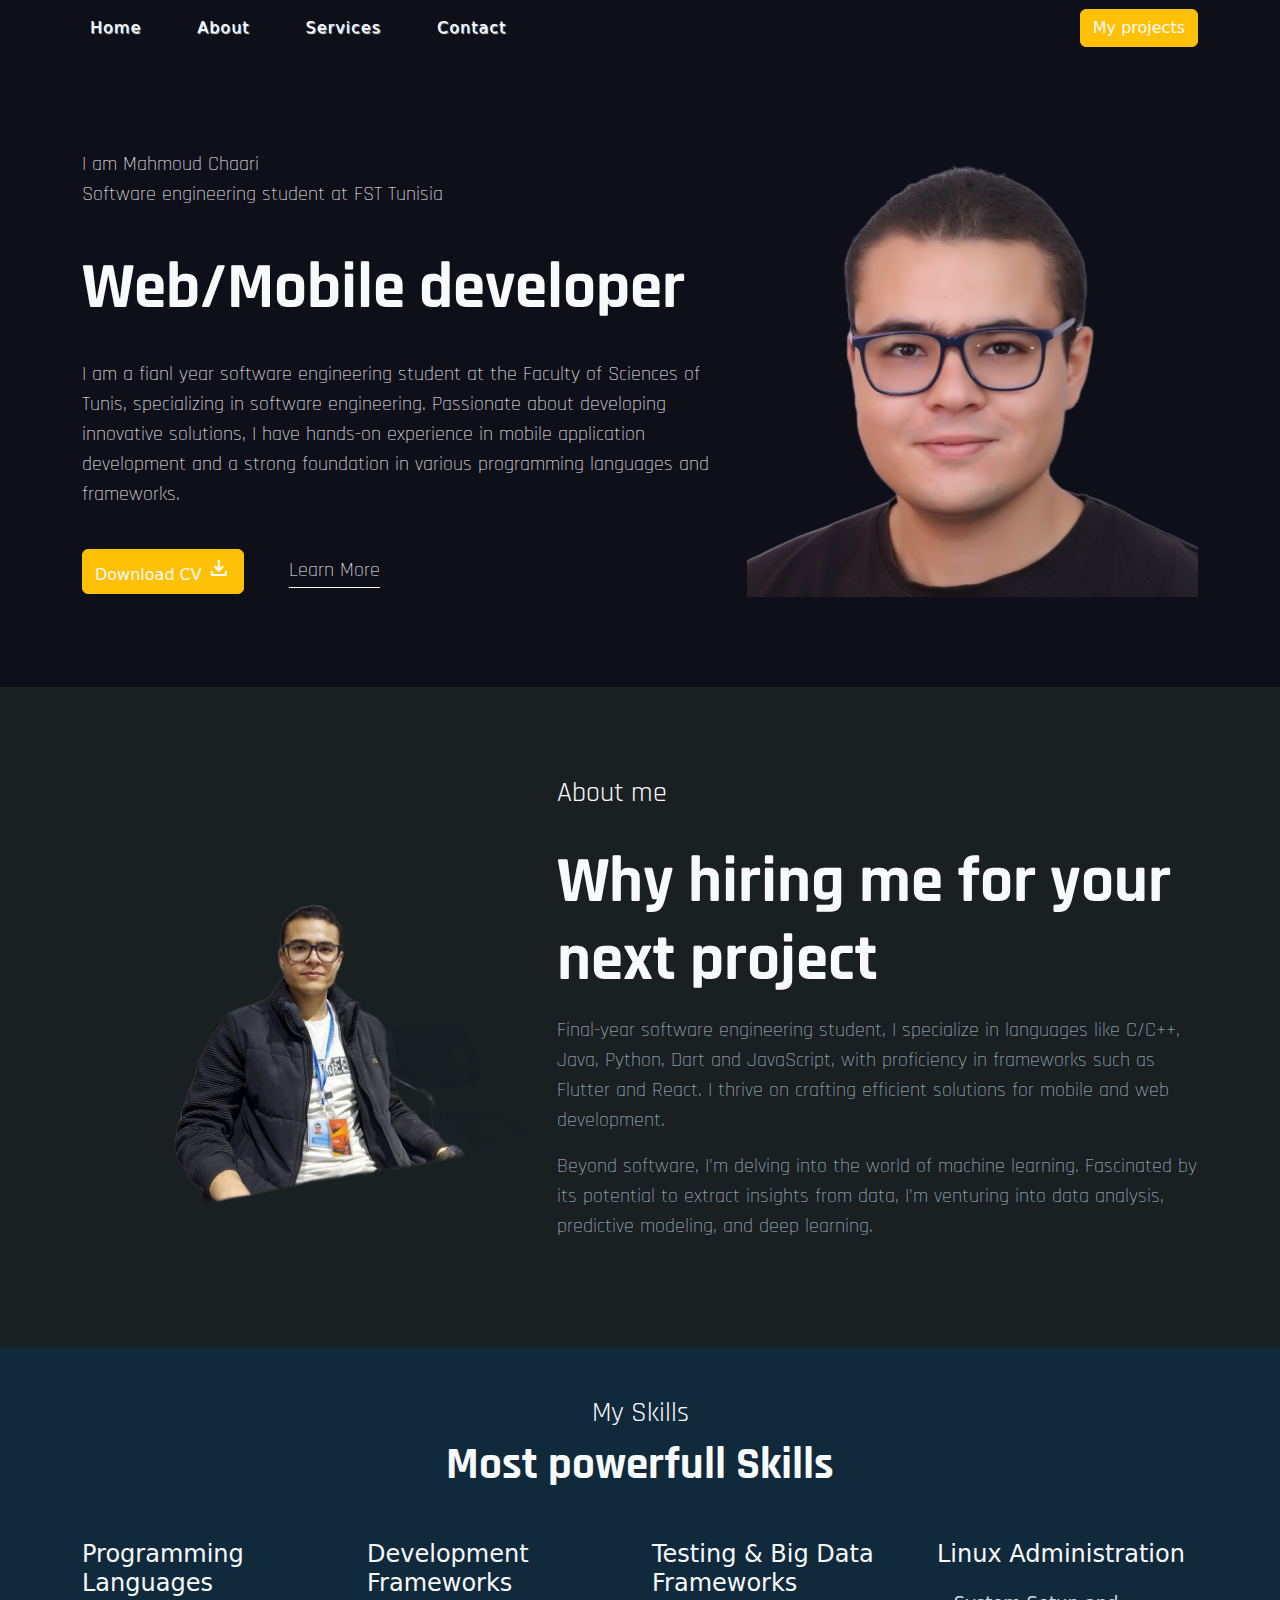
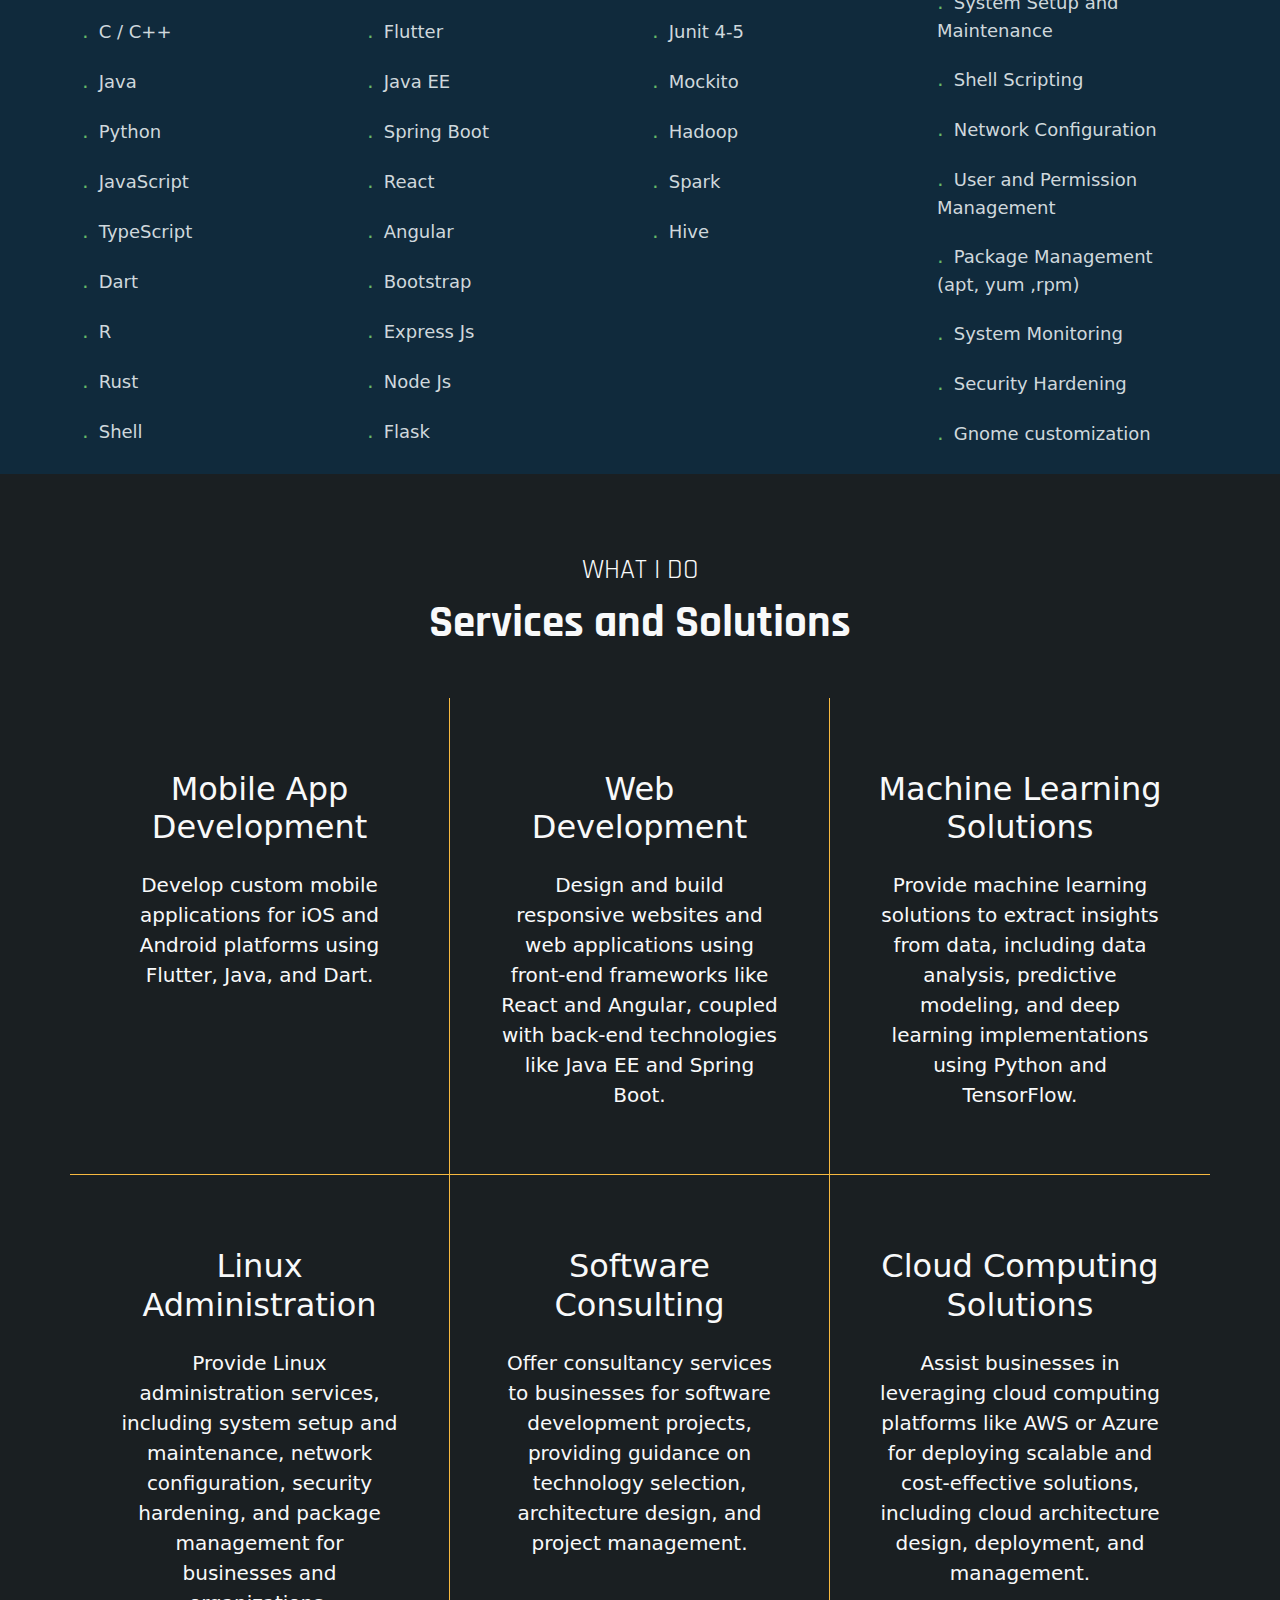
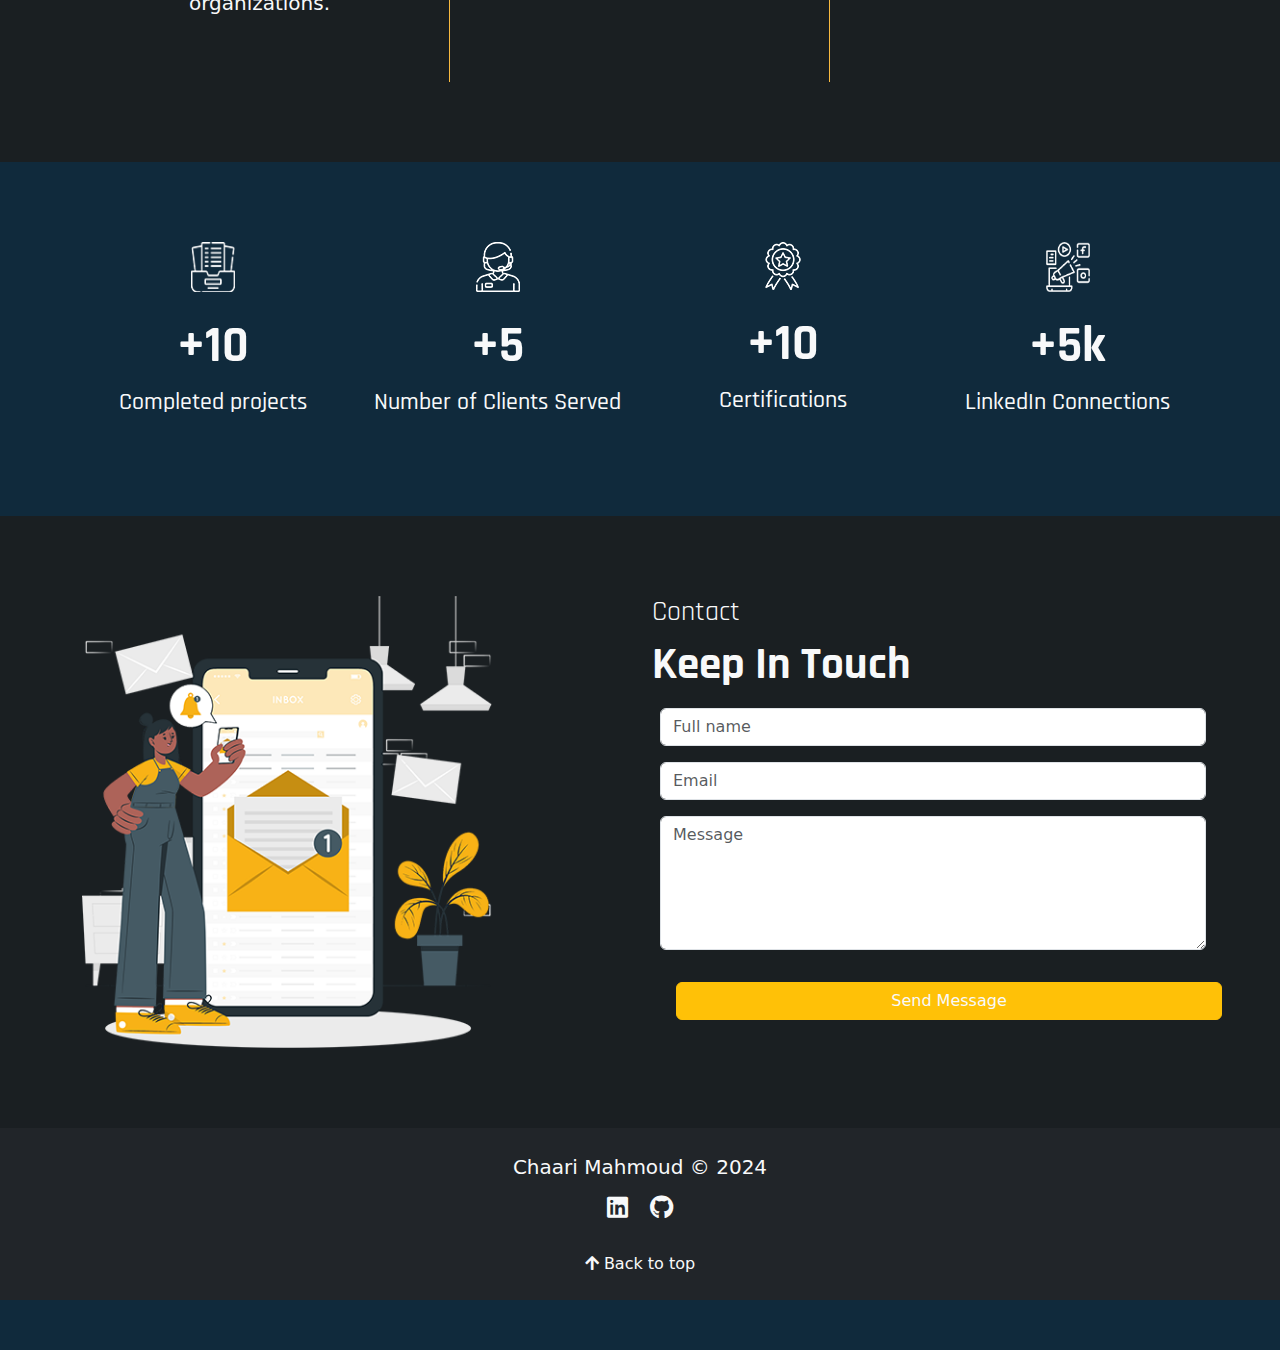
<file: index.html>
<!DOCTYPE html>
<html lang="en">
<head>
    <meta charset="UTF-8">
    <meta name="viewport" content="width=device-width, initial-scale=1.0">
    <title>Chaari Mahmoud</title>
    <link href="css/style.css" rel="stylesheet">   
    <link rel="stylesheet" href="https://cdnjs.cloudflare.com/ajax/libs/font-awesome/5.15.4/css/all.min.css">
    <link rel="stylesheet" href="https://fonts.googleapis.com/css2?family=Material+Symbols+Outlined:opsz,wght,FILL,GRAD@24,400,0,0" />
    <link href="https://cdn.jsdelivr.net/npm/bootstrap@5.3.3/dist/css/bootstrap.min.css" rel="stylesheet" integrity="sha384-QWTKZyjpPEjISv5WaRU9OFeRpok6YctnYmDr5pNlyT2bRjXh0JMhjY6hW+ALEwIH" crossorigin="anonymous">
</head>
<body>
    <nav class="navbar navbar-expand-lg bg">
        <div class="container">
            <button class="navbar-toggler bg-warning" type="button" data-bs-toggle="collapse" data-bs-target="#navbar">
             <span class="navbar-toggler-icon"></span> 
            </button>
            <div class="collapse navbar-collapse" id="navbar">
                <ul class="navbar-nav me-auto mb- mb-lg-0">
                    <li class="nav-item">
                        <a class="nav-link active link" href="#home">Home</a>
                    </li>
                    <li class="nav-item">
                        <a class="nav-link active link" href="#about">About</a>
                    </li>
                    <li class="nav-item">
                        <a class="nav-link active link" href="#service">Services</a>
                    </li>
                    <li class="nav-item">
                        <a class="nav-link active link" href="#contact">Contact</a>
                    </li>
                </ul>
                <a href="getting-started.html" target="_blank" class="btn btn-warning text-light started">My projects</a>
            </div>
        </div>
    </nav>

    <div class="cover" id="home">
      <div class="container">
        <div class="row">
            <div class="col-lg-7 cover-text">
               <p class="text-light lead subtitle">
                I am Mahmoud Chaari <br>Software engineering student at FST Tunisia</p>
               <h1 class="text-light mt-4 title">
                Web/Mobile developer
               </h1>
               <p class="text-light mt-4 lead description">
                I am a fianl year software engineering student at the Faculty of Sciences of Tunis, specializing in software engineering. Passionate about developing innovative solutions, I have hands-on experience in mobile application development and a strong foundation in various programming languages and frameworks.
               </p>
               <div class="mt-4">
                <a href="Chaari-Mahmoud.pdf" target="_blank" class="btn btn-warning text-light started">
                  Download CV
                  <span class="material-symbols-outlined">
                    download
                    </span>
                </a>
                <a href="learn-more.html" target="_blank" class="lead text-light link-cover">Learn More</a>
               </div>
            </div>
            <div class="col-lg-5">
                <img src="images /cv.png" class="w-100" alt="">
            </div>
        </div>
      </div>
    </div>

    <div class="about" id="about">
        <div class="container">
            <div class="row">
                <div class="col-lg-5 text-center">
                    <img src="images /home.png" alt="" class="img-fluid about-image" >
            </div>
            <div class="col-lg-7">
                <h4 class="text-light about-subtitle">About me</h4>
                <h1 class="text-light about-title">
                    Why hiring me for your <br>
                    next project
                </h1>
                <p class="lead about-desc">
                    Final-year software engineering student, I specialize in languages like C/C++, Java, Python, Dart and JavaScript, with proficiency in frameworks such as Flutter and React. I thrive on crafting efficient solutions for mobile and web development. 
                </p>
                <p class="lead about-desc">
                    Beyond software, I'm delving into the world of machine learning. Fascinated by its potential to extract insights from data, I'm venturing into data analysis, predictive modeling, and deep learning. 
                </p>
               
            </div>
        </div>   
        </div>
    </div>

    <div class="skills" id="skills">
        <div class="container">
            <h4 class="text-light text-center section-subtitle">My Skills</h4>
            <h1 class="text-light text-center section-title">Most powerfull Skills</h1>
            <div class="row mt-5">
                <!-- Programming Languages -->
                <div class="col-md-3">
                    <h4 class="text-light">Programming Languages</h4>
                    <ul class="list-unstyled">
                        <li>C / C++</li>
                        <li>Java</li>
                        <li>Python</li>
                        <li>JavaScript</li>
                        <li>TypeScript</li>
                        <li>Dart</li>
                        <li>R</li>
                        <li>Rust</li>
                        <li>Shell</li>
                    </ul>
                </div>
                <!-- Development Frameworks -->
                <div class="col-md-3">
                    <h4 class="text-light">Development Frameworks</h4>
                    <ul class="list-unstyled">
                        <li>Flutter</li>
                        <li>Java EE</li>
                        <li>Spring Boot</li>
                        <li>React</li>
                        <li>Angular</li>
                        <li>Bootstrap</li>
                        <li>Express Js</li>
                        <li>Node Js</li>
                        <li>Flask</li>
                    </ul>
                </div>
                <!-- Testing & Big Data Frameworks -->
                <div class="col-md-3">
                    <h4 class="text-light">Testing & Big Data Frameworks</h4>
                    <ul class="list-unstyled">
                        <li>Junit 4-5</li>
                        <li>Mockito</li>
                        <li>Hadoop</li>
                        <li>Spark</li>
                        <li>Hive</li>
                    </ul>
                </div>
                <!-- Linux Administration -->
            <div class="col-md-3">
                <h4 class="text-light">Linux Administration</h4>
                <ul class="list-unstyled">
                    <li>System Setup and Maintenance</li>
                    <li>Shell Scripting</li>
                    <li>Network Configuration</li>
                    <li>User and Permission Management</li>
                    <li>Package Management (apt, yum ,rpm)</li>
                    <li>System Monitoring</li>
                    <li>Security Hardening</li>
                    <li>Gnome customization</li>
                </ul>
            </div>
        </div>

    </div> 
    <div class="service" id="service">
        <div class="container">
            <h4 class="text-light text-center section-subtitle">WHAT I DO</h4>
            <h1 class="text-light text-center section-title">Services and Solutions</h1>
            <div class="row mt-5">
                <div class="col-lg-4 text-center service-item p-5 item-1">
                    <h2 class="text-light mt-4">Mobile App Development</h2>
                    <p class="text-light lead mt-4">Develop custom mobile applications for iOS and Android platforms using Flutter, Java, and Dart.</p>
                </div>

                <div class="col-lg-4 text-center service-item p-5 item-1">
                    <h2 class="text-light mt-4">Web Development</h2>
                    <p class="text-light lead mt-4">Design and build responsive websites and web applications using front-end frameworks like React and Angular, coupled with back-end technologies like Java EE and Spring Boot.</p>
                </div>

                <div class="col-lg-4 text-center service-item p-5 item-3">
                    <h2 class="text-light mt-4">Machine Learning Solutions</h2>
                    <p class="text-light lead mt-4">Provide machine learning solutions to extract insights from data, including data analysis, predictive modeling, and deep learning implementations using Python and TensorFlow.</p>
                </div>

                <div class="col-lg-4 text-center service-item p-5 item-4">
                    <h2 class="text-light mt-4">Linux Administration</h2>
                    <p class="text-light lead mt-4">Provide Linux administration services, including system setup and maintenance, network configuration, security hardening, and package management for businesses and organizations.</p>
                </div>

                <div class="col-lg-4 text-center service-item p-5 item-4">
                    <h2 class="text-light mt-4">Software Consulting</h2>
                    <p class="text-light lead mt-4">Offer consultancy services to businesses for software development projects, providing guidance on technology selection, architecture design, and project management.</p>
                </div>

                <div class="col-lg-4 text-center service-item p-5">
                    <h2 class="text-light mt-4">Cloud Computing Solutions</h2>
                    <p class="text-light lead mt-4">Assist businesses in leveraging cloud computing platforms like AWS or Azure for deploying scalable and cost-effective solutions, including cloud architecture design, deployment, and management.</p>
                </div>
            </div>
        </div>
    </div>
    <div class="counter" id="counter">
        <div class="container">
            <div class="row">
                <div class="col-lg-3 text-center">
                    <img src="images /review-1.png" height="50" width="44">
                    <h3 class="text-light counter-number">+10</h3>
                    <p class="text-light counter-text">Completed projects</p>
                </div>

                <div class="col-lg-3 text-center">
                    <img src="images /review-2.png">
                    <h3 class="text-light counter-number">+5</h3>
                    <p class="text-light counter-text">Number of Clients Served</p>
                </div>

                <div class="col-lg-3 text-center">
                    <img src="images /review-3.png">
                    <h3 class="text-light counter-number">+10</h3>
                    <p class="text-light counter-text">Certifications</p>
                </div>

                <div class="col-lg-3 text-center">
                    <img src="images /service-16.png" height="50" width="44">
                    <h3 class="text-light counter-number">+5k</h3>
                    <p class="text-light counter-text">LinkedIn Connections</p>
                </div>
            </div>
        </div>
    </div>
    <form action="https://api.web3forms.com/submit" method="POST">
        <input type="hidden" name="access_key" value="eb6f6505-96b6-42f0-b5a7-07ad5ab26d3d">
        <div class="contact" id="contact">
            <div class="container">
                <div class="row">
                    <div class="col-lg-6">
                        <img src="images /img_7.png" class="w-75" alt="">
                    </div>
                    <div class="col-lg-6">
                        <h4 class="text-light section-subtitle">Contact</h4>
                        <h1 class="text-light section-title">Keep In Touch</h1>
                        <div class="row">
                            <div class="col-lg-12">
                                <input type="text" name="name" class="form-control m-2 contact-input" placeholder="Full name" required>
                            </div>
                            <div class="col-lg-12">
                                <input type="email" name="email" class="form-control m-2 contact-input" placeholder="Email" required>
                            </div>
                            <div class="col-lg-12">
                                <textarea name="message" class="form-control m-2 contact-input" placeholder="Message" rows="5" required></textarea>
                            </div>
                            <div class="col-lg-12">
                                <button type="submit" class="btn btn-warning text-light w-100 m-4 started">Send Message</button>
                            </div>
                        </div>
                    </div>
                </div>
            </div>
        </div>
    </form>
    
    <div class="footer bg-dark py-4" id="footer">
        <div class="container text-center">
            <div class="row">
                <div class="col-md-12">
                    <p class="text-light lead mb-2">Chaari Mahmoud &copy; 2024</p>
                </div>
                <div class="col-md-12">
                    <div class="social-icons">
                        <a href="https://www.linkedin.com/in/chaari-mahmoud-27798b1b5/" class="text-light mx-2"><i class="fab fa-linkedin"></i></a>
                        <a href="https://github.com/ChaariMahmoud" class="text-light mx-2"><i class="fab fa-github"></i></a>
                    </div>
                </div>
            </div>
            <div class="mt-3">
                <a href="#" class="text-light back-to-top"><i class="fas fa-arrow-up"></i> Back to top</a>
            </div>
        </div>
    </div>    
    <script>
        document.querySelector('.back-to-top').addEventListener('click', function(e) {
            e.preventDefault();
            window.scrollTo({ top: 0, behavior: 'smooth' });
        });
    </script>
    
    <script src="https://cdn.jsdelivr.net/npm/bootstrap@5.3.3/dist/js/bootstrap.bundle.min.js" integrity="sha384-YvpcrYf0tY3lHB60NNkmXc5s9fDVZLESaAA55NDzOxhy9GkcIdslK1eN7N6jIeHz" crossorigin="anonymous"></script>
</body>
</html>
</file>
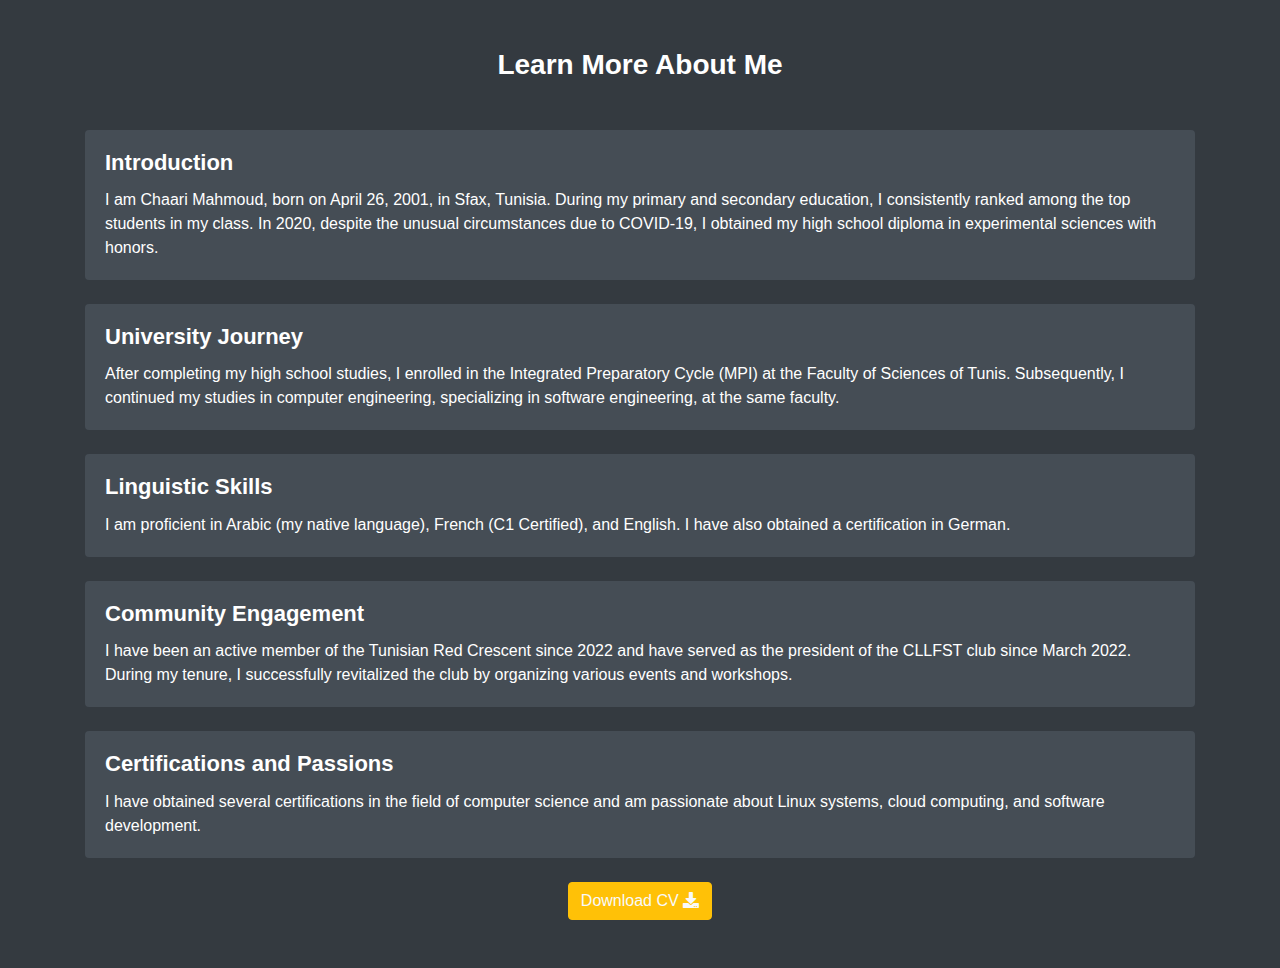
<file: learn-more.html>
<!DOCTYPE html>
<html lang="en">
<head>
    <meta charset="UTF-8">
    <meta name="viewport" content="width=device-width, initial-scale=1.0">
    <title>Learn More - Chaari Mahmoud</title>
    <!-- Bootstrap CSS -->
    <link rel="stylesheet" href="https://stackpath.bootstrapcdn.com/bootstrap/4.5.2/css/bootstrap.min.css">
    <!-- Font Awesome CSS -->
    <link rel="stylesheet" href="https://cdnjs.cloudflare.com/ajax/libs/font-awesome/5.15.3/css/all.min.css">
    <style>
        body {
            font-family: 'Rajdhani', sans-serif;
            background-color: #f8f9fa;
            color: #333;
        }

        .learn-more-section {
            padding: 80px 0;
            background-color: #343a40;
            color: #ffffff;
        }

        .section-heading {
            font-size: 28px;
            font-weight: 700;
            margin-bottom: 20px;
        }

        .card {
            background-color: #454d55;
            border: none;
            color: #ffffff;
            transition: transform 0.3s, box-shadow 0.3s;
        }

        .card:hover {
            transform: translateY(-10px);
            box-shadow: 0 4px 8px rgba(0, 0, 0, 0.2);
        }

        .card-title {
            font-size: 22px;
            font-weight: 700;
        }

        .card-text {
            font-size: 16px;
        }

        @media (max-width: 768px) {
            .learn-more-section {
                padding: 40px 0;
            }

            .section-heading {
                font-size: 24px;
                margin-bottom: 15px;
            }

            .card-title {
                font-size: 20px;
            }

            .card-text {
                font-size: 14px;
            }
        }

        @media (max-width: 576px) {
            .learn-more-section {
                padding: 20px 0;
            }

            .section-heading {
                font-size: 20px;
                margin-bottom: 10px;
            }

            .card-title {
                font-size: 18px;
            }

            .card-text {
                font-size: 12px;
            }
        }
    </style>
</head>
<body>
    <section id="learn-more" class="learn-more-section py-5">
        <div class="container">
            <h1 class="section-heading text-center mb-5">Learn More About Me</h1>
            <div class="row">
                <div class="col-lg-12">
                    <div class="card mb-4">
                        <div class="card-body">
                            <h2 class="card-title">Introduction</h2>
                            <p class="card-text">
                                I am Chaari Mahmoud, born on April 26, 2001, in Sfax, Tunisia. During my primary and secondary education, I consistently ranked among the top students in my class. In 2020, despite the unusual circumstances due to COVID-19, I obtained my high school diploma in experimental sciences with honors.
                            </p>
                        </div>
                    </div>
                    <div class="card mb-4">
                        <div class="card-body">
                            <h2 class="card-title">University Journey</h2>
                            <p class="card-text">
                                After completing my high school studies, I enrolled in the Integrated Preparatory Cycle (MPI) at the Faculty of Sciences of Tunis. Subsequently, I continued my studies in computer engineering, specializing in software engineering, at the same faculty.
                            </p>
                        </div>
                    </div>
                    <div class="card mb-4">
                        <div class="card-body">
                            <h2 class="card-title">Linguistic Skills</h2>
                            <p class="card-text">
                                I am proficient in Arabic (my native language), French (C1 Certified), and English. I have also obtained a certification in German.
                            </p>
                        </div>
                    </div>
                    <div class="card mb-4">
                        <div class="card-body">
                            <h2 class="card-title">Community Engagement</h2>
                            <p class="card-text">
                                I have been an active member of the Tunisian Red Crescent since 2022 and have served as the president of the CLLFST club since March 2022. During my tenure, I successfully revitalized the club by organizing various events and workshops.
                            </p>
                        </div>
                    </div>
                    <div class="card mb-4">
                        <div class="card-body">
                            <h2 class="card-title">Certifications and Passions</h2>
                            <p class="card-text">
                                I have obtained several certifications in the field of computer science and am passionate about Linux systems, cloud computing, and software development.
                            </p>
                        </div>
                    </div>
                    <div class="text-center">
                        <a href="Chaari-Mahmoud.pdf" target="_blank" class="btn btn-warning text-light started">
                            Download CV <i class="fas fa-download"></i>
                        </a>
                    </div>
                </div>
            </div>
        </div>
    </section>

    <!-- Bootstrap JS -->
    <script src="https://code.jquery.com/jquery-3.5.1.slim.min.js"></script>
    <script src="https://cdn.jsdelivr.net/npm/@popperjs/core@2.5.4/dist/umd/popper.min.js"></script>
    <script src="https://stackpath.bootstrapcdn.com/bootstrap/4.5.2/js/bootstrap.min.js"></script>
</body>
</html>
</file>
<file: css/style.css>
@import url('https://fonts.googleapis.com/css2?family=Rajdhani:wght@300;400;500;600;700&display=swap');

.bg{
    background-color: #0E0F19;
    padding: 20px 0px;
}

.link{
    color: white !important;
    font-size: 16px;
    letter-spacing: 1px;
    margin-right: 40px;
    font-weight: 400;
    text-shadow: 1px 1px 1px white;
}

.link:hover{
    color: #F7B940 !important;
}

.started{
    background-color: #F7B940;
    padding: 12px 24px;
    font-size: 20px;
}


.cover{
    background-color: #0E0F19;
    padding: 90px 0px;
}

.cover-text{
    display: flex;
    flex-direction: column;
    justify-content: center;
}

.subtitle{
  font-weight: 600;  
  font-family:'Rajdhani' ,sans-serif;
}

.title{
    font-size: 65px;
    font-weight: 700;
    font-family:'Rajdhani' ,sans-serif;

}

.description{
    font-size: 18px;
    font-weight: 600;
    font-family:'Rajdhani' ,sans-serif;
}

.link-cover{
    margin-left: 40px;
    font-size: 20px;
    font-family:'Rajdhani' ,sans-serif;
    font-weight: 400;
    text-decoration: none;
    border-bottom: 1px solid white;
    padding-bottom: 4px;

}

.about{
    padding: 90px 0px;
    background-color: #1a1f22;
}

.about-image {
    width: 100%;
    max-width: 100%;
    height: auto;
}

.about-subtitle{
    font-weight: 400;
    font-size: 28px;
    font-family:'Rajdhani' ,sans-serif;
}

.about-title{
    font-size: 65px;
    font-weight: 700;
    font-family:'Rajdhani' ,sans-serif; 
    margin-top: 32px;
}

.about-desc{
    font-size: 16px;
    margin-top: 16px;
    font-family:'Rajdhani' ,sans-serif;
    color: #abc4cc;
}

.skills{
    background-color: #102a3c;
    padding :50px 0px ;
}

.section-subtitle{
    font-family:'Rajdhani' ,sans-serif;
    font-weight: 400;
    font-size: 28px;
}

.section-title{
    font-family:'Rajdhani' ,sans-serif;
    font-weight: 700;
    font-size: 45px;
    margin-top: 32;
}

.skills ul {
    padding-left: 0;
}

.skills ul li {
    list-style: none;
    padding: 10px 0;
    font-size: 18px;
    color: #cfd8dc; /* Light text color */
}

.skills ul li:before {
    content: "\2024";  /* Bullet character */
    color: #66bb6a;  /* Bullet color */
    font-size: 20px;
    margin-right: 10px;
}

.service{
    background-color: #1a1f22;
    padding: 80px 0px;
}

.item-1{
    border-right: 1px solid #F7B940;
    border-bottom: 1px solid #F7B940;
}

.item-3{
    border-bottom: 1px solid #F7B940;
}

.item-4{
    border-right: 1px solid #F7B940;
}

.service-item{
    transition: 0.3s;
}

.service-item:hover{
    background-color: #F7B940;
}

@media only screen and (max-width:600px){
    .service-item{
        border: none;
    }
} 

.counter{
    background-color: #102a3c;
    padding: 80px 0px;
}

.counter-number{
    font-size: 50px;
    font-family:'Rajdhani' ,sans-serif;
    font-weight: 700;
    margin-top: 24px;
   
}

.counter-text{
    font-size: 24px;
    font-family:'Rajdhani' ,sans-serif;
    font-weight: 500;
   
}

.contact{
    background-color: #1a1f22;
    padding: 80px 0px;
}

.contact-input{
    background-color: transparent;
}

.footer {
    background-color: #102a3c;
    padding: 20px 0;
}

.footer .lead {
    margin-bottom: 0;
}

.social-icons a {
    font-size: 24px;
    color: #ffffff;
    text-decoration: none;
    transition: color 0.3s;
}

.back-to-top {
    display: inline-block;
    margin-top: 10px;
    font-size: 16px;
    text-decoration: none;
    color: #ffffff;
}
</file>
